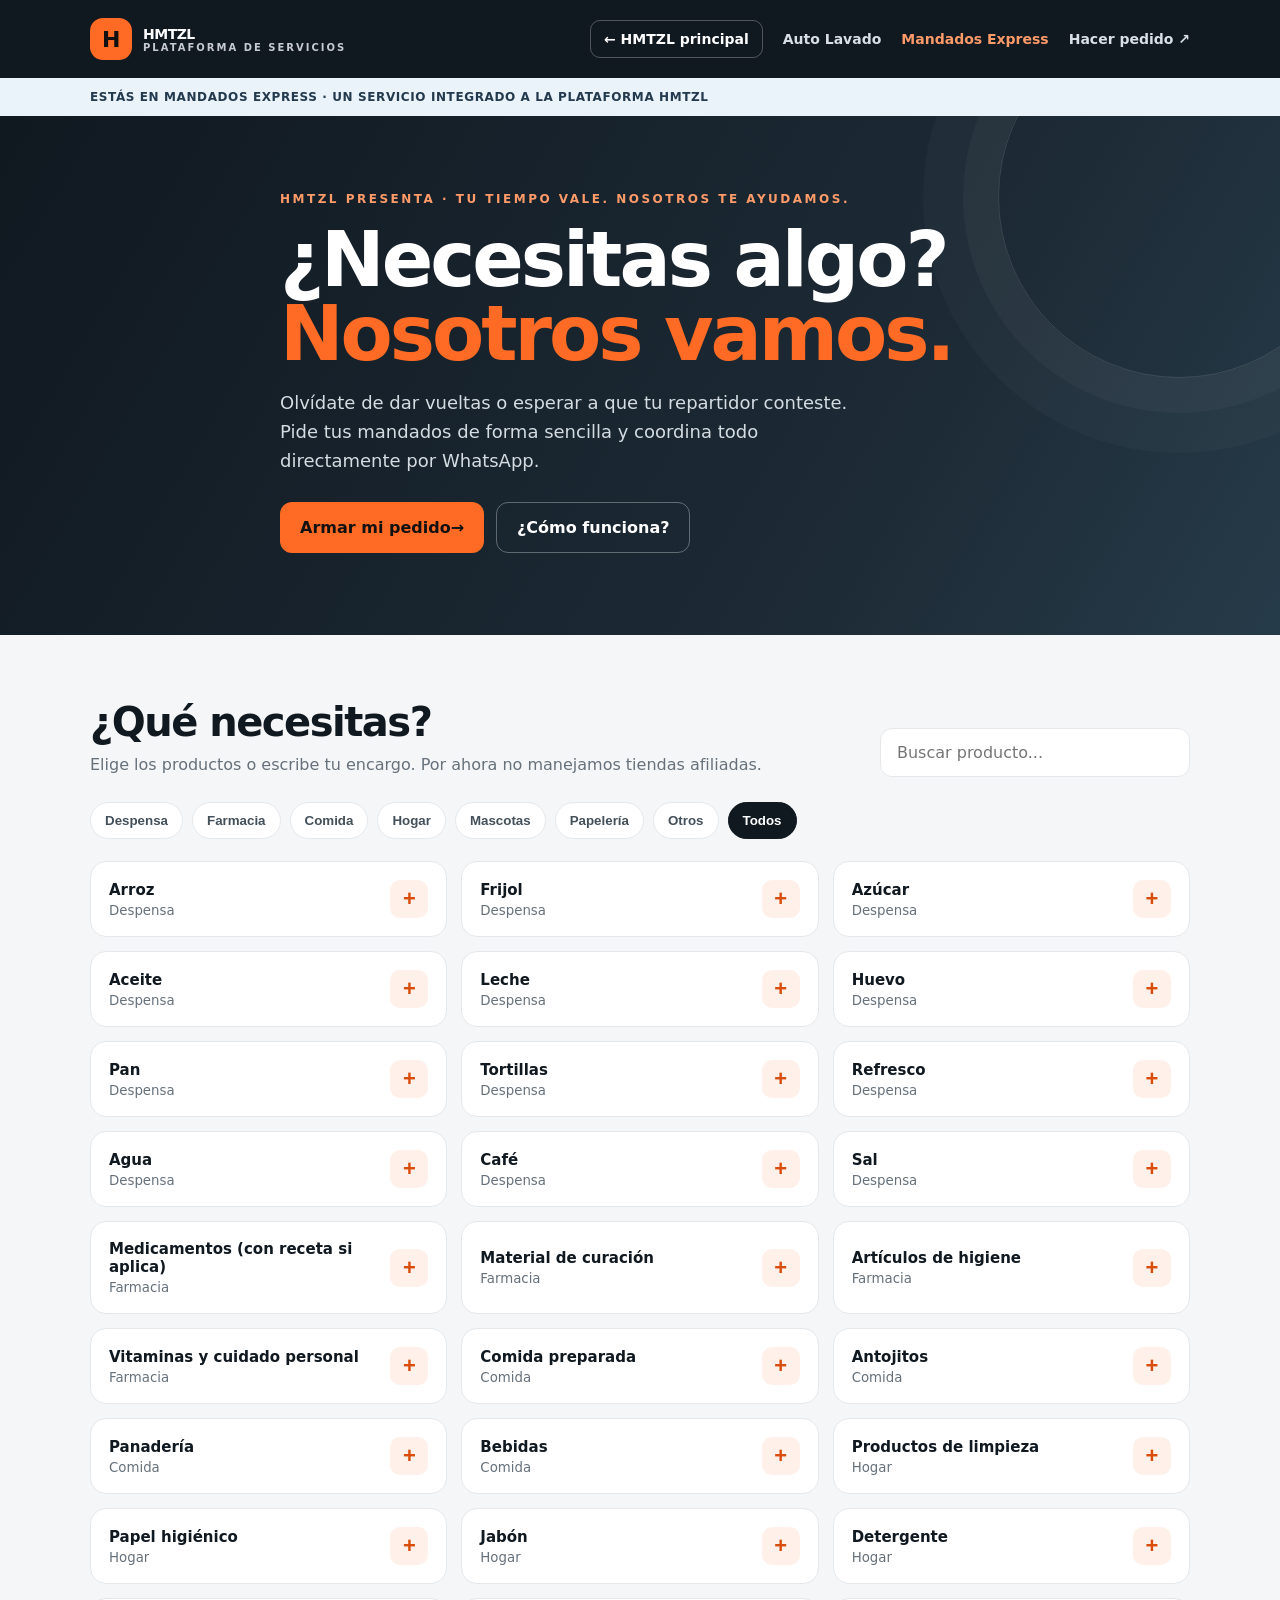
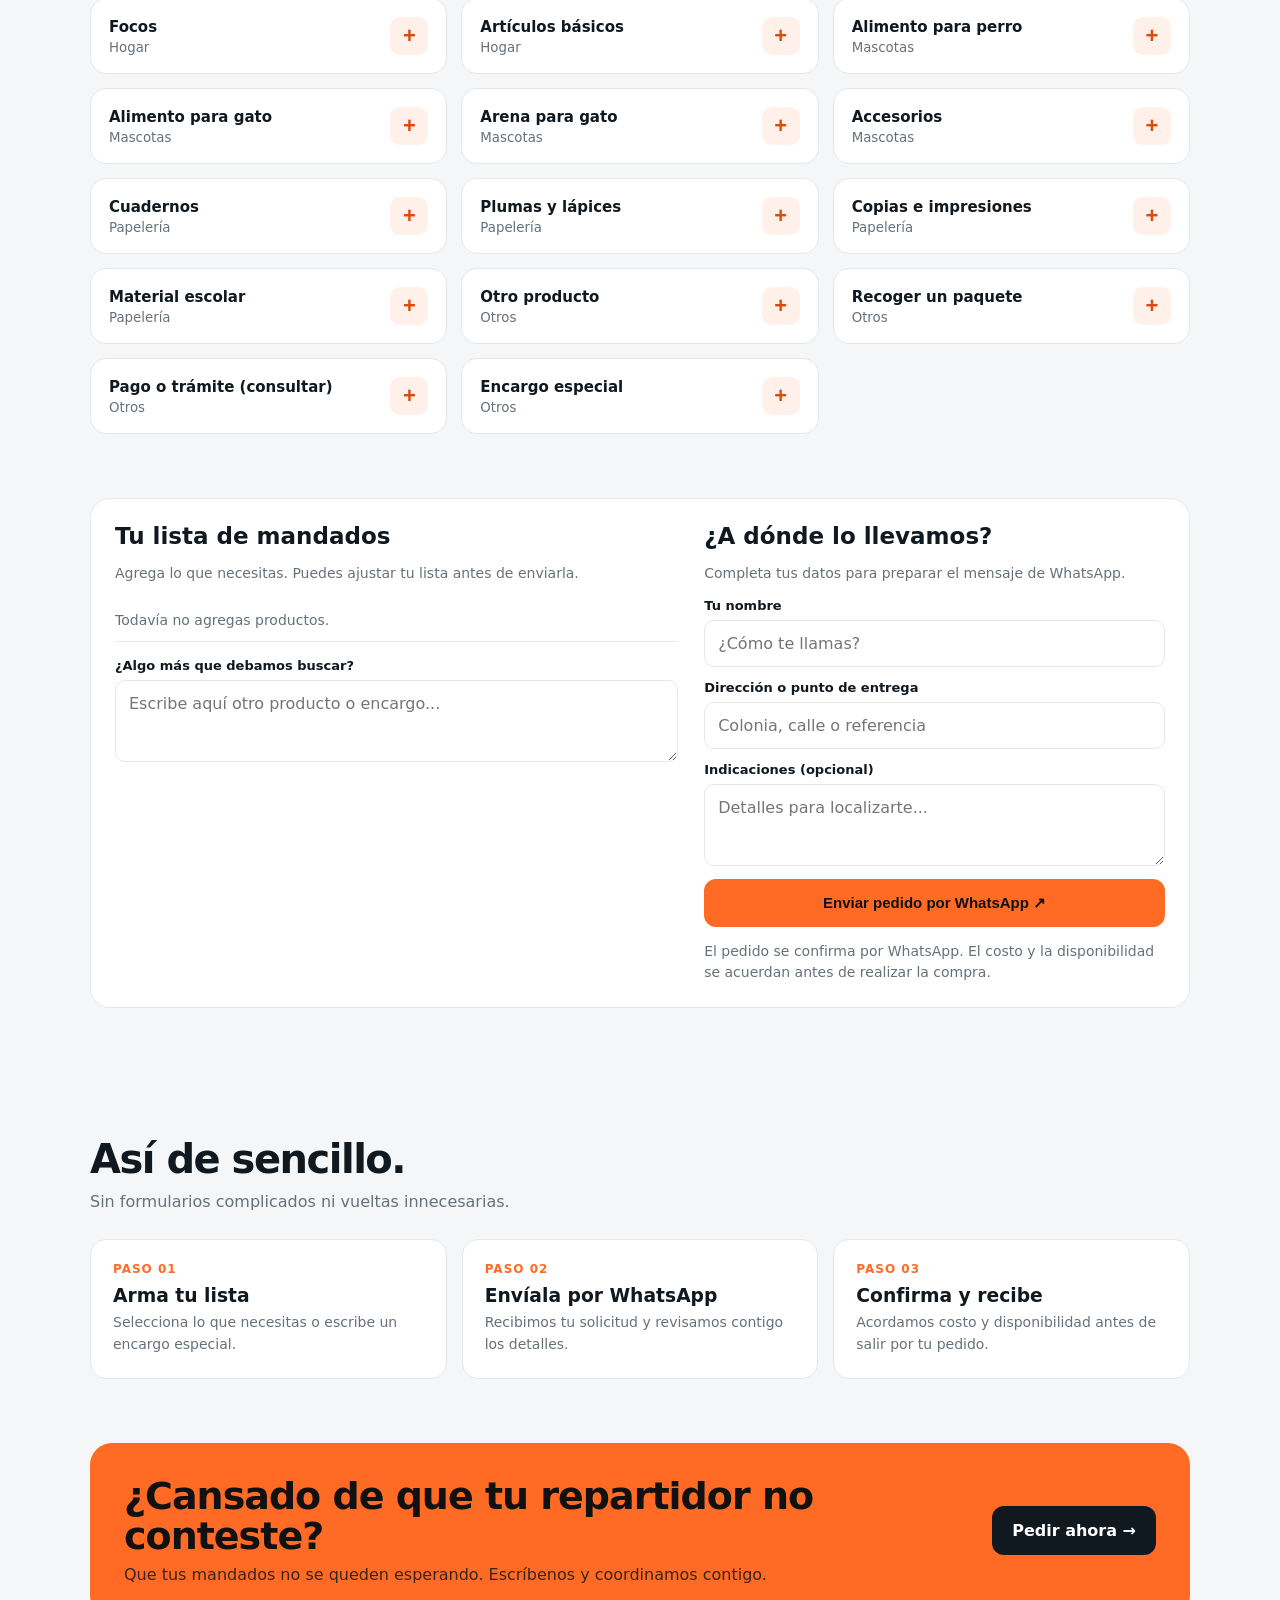
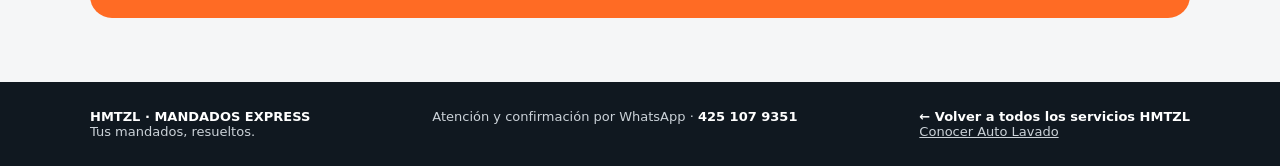
<file: mandados-express/index.html>
<!doctype html>
<html lang="es">
<head>
<meta charset="utf-8">
<meta name="viewport" content="width=device-width,initial-scale=1">
<meta name="theme-color" content="#101820">
<meta name="referrer" content="strict-origin-when-cross-origin">
<meta http-equiv="Content-Security-Policy" content="default-src 'self'; img-src 'self' data:; style-src 'self' 'unsafe-inline'; font-src 'self'; script-src 'self' 'unsafe-inline'; connect-src 'self'; base-uri 'self'; form-action 'self'">
<meta name="description" content="Mandados Express, servicio de la plataforma HMTZL. Tus compras y encargos, coordinados directamente por WhatsApp.">
<title>Mandados Express | HMTZL</title>
<style>
:root{--ink:#101820;--paper:#f5f6f7;--orange:#ff6b24;--muted:#66717b;--line:#e5e8eb;--white:#fff}
*{box-sizing:border-box}html{scroll-behavior:smooth}body{margin:0;background:var(--paper);color:var(--ink);font-family:Inter,ui-sans-serif,system-ui,-apple-system,"Segoe UI",sans-serif}
a{color:inherit}.wrap{width:min(1100px,92%);margin:auto}
header{background:var(--ink);color:white;padding:18px 0}.nav{display:flex;justify-content:space-between;align-items:center;gap:18px}.brand{display:flex;align-items:center;gap:11px;font-weight:900;letter-spacing:-.5px}.mark{display:grid;place-items:center;width:42px;height:42px;border-radius:13px;background:var(--orange);color:#111;font-size:22px}.brand small{display:block;color:#c5cbd0;font-size:10px;letter-spacing:2px;font-weight:700}.nav a{font-size:14px;text-decoration:none;font-weight:800}.brand-link{text-decoration:none}.nav-links{display:flex;align-items:center;gap:20px}.nav-links a{color:#d8e0e6}.nav-links a.current{color:#ff9a69}.nav-links .main-link{color:#fff;border:1px solid #ffffff45;padding:10px 13px;border-radius:10px}.platform-note{background:#eaf2fa;color:#23394d;padding:12px 0;font-size:12px;font-weight:800;letter-spacing:.6px}.platform-note a{color:#135da8;text-decoration:none}
.hero{background:linear-gradient(120deg,#101820 0%,#1d2b36 70%,#263b49 100%);color:white;padding:76px 0 82px;overflow:hidden;position:relative}.hero:after{content:"";position:absolute;width:360px;height:360px;border:1px solid #ffffff20;border-radius:50%;right:-80px;top:-100px;box-shadow:0 0 0 35px #ffffff08,0 0 0 75px #ffffff06}.hero-inner{position:relative;z-index:1;max-width:720px}.eyebrow{color:#ff9a69;font-size:12px;font-weight:900;letter-spacing:2.5px;text-transform:uppercase}.hero h1{font-size:clamp(42px,7vw,76px);line-height:.98;letter-spacing:-3px;margin:17px 0}.hero h1 span{color:var(--orange)}.hero p{font-size:18px;line-height:1.6;color:#d4dce1;max-width:570px;margin:0 0 27px}.actions{display:flex;flex-wrap:wrap;gap:12px}.btn{display:inline-flex;align-items:center;justify-content:center;border:0;border-radius:12px;padding:15px 20px;font-weight:900;text-decoration:none;cursor:pointer}.primary{background:var(--orange);color:#111}.secondary{border:1px solid #ffffff50;color:white}.section{padding:64px 0}.section-head{display:flex;justify-content:space-between;align-items:end;gap:20px;margin-bottom:25px}.section h2{font-size:clamp(28px,4vw,40px);letter-spacing:-1.5px;margin:0 0 8px}.section-head p{color:var(--muted);margin:0;line-height:1.5}.search{width:min(310px,100%);padding:14px 16px;border:1px solid var(--line);border-radius:12px;background:white;font:inherit;outline:none}.search:focus,input:focus,textarea:focus{border-color:var(--orange);box-shadow:0 0 0 3px #ff6b2420}
.categories{display:flex;gap:9px;flex-wrap:wrap;margin:0 0 22px}.chip{border:1px solid var(--line);background:white;padding:10px 14px;border-radius:99px;font-weight:800;color:#43505a;cursor:pointer}.chip.active{background:var(--ink);color:white;border-color:var(--ink)}
.catalog{display:grid;grid-template-columns:repeat(3,1fr);gap:14px}.item{background:white;border:1px solid var(--line);border-radius:16px;padding:18px;display:flex;align-items:center;justify-content:space-between;gap:12px}.item strong{display:block;font-size:15px}.item small{color:var(--muted);display:block;margin-top:4px}.add{flex:none;border:0;background:#fff0e9;color:#d94e0c;border-radius:10px;width:38px;height:38px;font-size:22px;font-weight:900;cursor:pointer}.empty{grid-column:1/-1;text-align:center;padding:35px;color:var(--muted);background:white;border-radius:16px}
.order{background:white;border:1px solid var(--line);border-radius:20px;padding:24px;display:grid;grid-template-columns:1.1fr .9fr;gap:26px}.order h3{font-size:23px;margin:0 0 8px}.muted{color:var(--muted);font-size:14px;line-height:1.5}.order-list{margin:16px 0;padding:0;list-style:none}.order-list li{display:flex;justify-content:space-between;gap:12px;padding:10px 0;border-bottom:1px solid var(--line);font-size:14px}.remove{border:0;background:none;color:#b44320;font-weight:800;cursor:pointer}.field{display:grid;gap:7px;margin-bottom:13px}.field label{font-size:13px;font-weight:800}.field input,.field textarea{width:100%;padding:13px;border:1px solid var(--line);border-radius:10px;font:inherit;background:#fff}.field textarea{min-height:82px;resize:vertical}.send{width:100%;font-size:15px}.how{display:grid;grid-template-columns:repeat(3,1fr);gap:15px}.step{background:white;border:1px solid var(--line);border-radius:16px;padding:22px}.num{font-size:12px;font-weight:900;color:var(--orange);letter-spacing:1px}.step h3{margin:9px 0 6px}.step p{margin:0;color:var(--muted);font-size:14px;line-height:1.55}
.ad{background:#ff6b24;border-radius:22px;padding:34px;color:#111;display:flex;align-items:center;justify-content:space-between;gap:22px}.ad h2{font-size:clamp(26px,4vw,38px);line-height:1.05;letter-spacing:-1px;margin:0 0 9px}.ad p{margin:0;color:#3b2419}.ad .btn{background:#101820;color:white;white-space:nowrap}
footer{background:var(--ink);color:#cbd2d8;padding:27px 0;font-size:13px}.foot{display:flex;justify-content:space-between;gap:15px;flex-wrap:wrap}.foot strong{color:white}
@media(max-width:760px){.nav{flex-wrap:wrap}.nav-links{width:100%;justify-content:space-between;gap:8px;flex-wrap:wrap}.nav-links a{font-size:12px}.nav-links .main-link{padding:8px 10px}.hero{padding:58px 0}.section{padding:48px 0}.section-head{align-items:stretch;flex-direction:column}.search{width:100%}.catalog{grid-template-columns:repeat(2,1fr)}.order{grid-template-columns:1fr}.how{grid-template-columns:1fr}.ad{align-items:flex-start;flex-direction:column}}
@media(max-width:430px){.catalog{grid-template-columns:1fr}.hero h1{letter-spacing:-2px}.nav>a{font-size:12px}}
</style>
</head>
<body>
<header><div class="wrap nav"><a class="brand brand-link" href="../index.html" aria-label="Volver a HMTZL"><span class="mark">H</span><span>HMTZL<small>PLATAFORMA DE SERVICIOS</small></span></a><nav class="nav-links" aria-label="Navegación HMTZL"><a class="main-link" href="../index.html">← HMTZL principal</a><a href="../index.html#paquetes">Auto Lavado</a><a class="current" href="#catalogo" aria-current="page">Mandados Express</a><a href="#pedido">Hacer pedido ↗</a></nav></div></header><div class="platform-note"><div class="wrap">ESTÁS EN MANDADOS EXPRESS · UN SERVICIO INTEGRADO A LA PLATAFORMA HMTZL</div></div>
<main>
<section class="hero"><div class="wrap hero-inner"><div class="eyebrow">HMTZL presenta · Tu tiempo vale. Nosotros te ayudamos.</div><h1>¿Necesitas algo?<br><span>Nosotros vamos.</span></h1><p>Olvídate de dar vueltas o esperar a que tu repartidor conteste. Pide tus mandados de forma sencilla y coordina todo directamente por WhatsApp.</p><div class="actions"><a class="btn primary" href="#pedido">Armar mi pedido <span aria-hidden="true">→</span></a><a class="btn secondary" href="#como-funciona">¿Cómo funciona?</a></div></div></section>
<section class="section" id="catalogo"><div class="wrap"><div class="section-head"><div><h2>¿Qué necesitas?</h2><p>Elige los productos o escribe tu encargo. Por ahora no manejamos tiendas afiliadas.</p></div><input class="search" id="search" type="search" placeholder="Buscar producto..." aria-label="Buscar producto"></div><div class="categories" id="categories"></div><div class="catalog" id="catalog"></div></div></section>
<section class="section" id="pedido" style="padding-top:0"><div class="wrap"><div class="order"><div><h3>Tu lista de mandados</h3><p class="muted">Agrega lo que necesitas. Puedes ajustar tu lista antes de enviarla.</p><ul class="order-list" id="orderList"><li class="muted">Todavía no agregas productos.</li></ul><div class="field"><label for="extra">¿Algo más que debamos buscar?</label><textarea id="extra" placeholder="Escribe aquí otro producto o encargo..."></textarea></div></div><div><h3>¿A dónde lo llevamos?</h3><p class="muted">Completa tus datos para preparar el mensaje de WhatsApp.</p><div class="field"><label for="name">Tu nombre</label><input id="name" autocomplete="name" placeholder="¿Cómo te llamas?"></div><div class="field"><label for="address">Dirección o punto de entrega</label><input id="address" autocomplete="street-address" placeholder="Colonia, calle o referencia"></div><div class="field"><label for="notes">Indicaciones (opcional)</label><textarea id="notes" placeholder="Detalles para localizarte..."></textarea></div><button class="btn primary send" id="send">Enviar pedido por WhatsApp ↗</button><p class="muted" style="margin-bottom:0">El pedido se confirma por WhatsApp. El costo y la disponibilidad se acuerdan antes de realizar la compra.</p></div></div></div></section>
<section class="section" id="como-funciona"><div class="wrap"><div class="section-head"><div><h2>Así de sencillo.</h2><p>Sin formularios complicados ni vueltas innecesarias.</p></div></div><div class="how"><article class="step"><div class="num">PASO 01</div><h3>Arma tu lista</h3><p>Selecciona lo que necesitas o escribe un encargo especial.</p></article><article class="step"><div class="num">PASO 02</div><h3>Envíala por WhatsApp</h3><p>Recibimos tu solicitud y revisamos contigo los detalles.</p></article><article class="step"><div class="num">PASO 03</div><h3>Confirma y recibe</h3><p>Acordamos costo y disponibilidad antes de salir por tu pedido.</p></article></div></div></section>
<section class="section" style="padding-top:0"><div class="wrap"><div class="ad"><div><h2>¿Cansado de que tu repartidor no conteste?</h2><p>Que tus mandados no se queden esperando. Escríbenos y coordinamos contigo.</p></div><a class="btn" href="#pedido">Pedir ahora →</a></div></div></section>
</main>
<footer><div class="wrap foot"><div><strong>HMTZL · MANDADOS EXPRESS</strong><br>Tus mandados, resueltos.</div><div>Atención y confirmación por WhatsApp · <strong>425 107 9351</strong></div><div><a href="../index.html" style="color:#fff;font-weight:800;text-decoration:none">← Volver a todos los servicios HMTZL</a><br><a href="../index.html#paquetes" style="color:#cbd2d8">Conocer Auto Lavado</a></div></div></footer>
<script>
"use strict";
const PHONE="524251079351";
const groups={
"Todos":["Despensa","Farmacia","Comida","Hogar","Mascotas","Papelería","Otros"],
"Despensa":["Arroz","Frijol","Azúcar","Aceite","Leche","Huevo","Pan","Tortillas","Refresco","Agua","Café","Sal"],
"Farmacia":["Medicamentos (con receta si aplica)","Material de curación","Artículos de higiene","Vitaminas y cuidado personal"],
"Comida":["Comida preparada","Antojitos","Panadería","Bebidas"],
"Hogar":["Productos de limpieza","Papel higiénico","Jabón","Detergente","Focos","Artículos básicos"],
"Mascotas":["Alimento para perro","Alimento para gato","Arena para gato","Accesorios"],
"Papelería":["Cuadernos","Plumas y lápices","Copias e impresiones","Material escolar"],
"Otros":["Otro producto","Recoger un paquete","Pago o trámite (consultar)","Encargo especial"]
};
let active="Todos",selected=[];
const $=id=>document.getElementById(id);
const catalog=$("catalog"),categories=$("categories"),search=$("search"),orderList=$("orderList");
function clean(value,max){return String(value||"").replace(/[<>]/g,"").replace(/[\u0000-\u001F\u007F]/g," ").replace(/\s+/g," ").trim().slice(0,max);}
function el(tag,cls,text){const n=document.createElement(tag);if(cls)n.className=cls;if(text!==undefined)n.textContent=text;return n;}
function renderCategories(){
 categories.replaceChildren();
 [...groups.Todos,"Todos"].forEach(cat=>{const b=el("button","chip"+(active===cat?" active":""),cat);b.type="button";b.dataset.cat=cat;b.addEventListener("click",()=>{active=cat;renderCategories();renderCatalog();});categories.appendChild(b);});
}
function renderCatalog(){
 const q=clean(search.value,60).toLocaleLowerCase("es"),entries=[];
 Object.entries(groups).forEach(([cat,items])=>{if(cat==="Todos"||(active!=="Todos"&&cat!==active))return;items.forEach(name=>{if(name.toLocaleLowerCase("es").includes(q))entries.push({cat,name});});});
 catalog.replaceChildren();
 if(!entries.length){catalog.appendChild(el("div","empty","No encontramos ese producto. Puedes escribirlo en “¿Algo más que debamos buscar?”."));return;}
 entries.forEach(item=>{const card=el("article","item"),info=el("div"),strong=el("strong","",item.name),small=el("small","",item.cat),add=el("button","add","+");info.append(strong,small);add.type="button";add.setAttribute("aria-label","Agregar "+item.name);add.addEventListener("click",()=>{if(selected.length>=30){alert("Puedes agregar hasta 30 productos por pedido.");return;}selected.push(item.name);renderOrder();});card.append(info,add);catalog.appendChild(card);});
}
function renderOrder(){
 orderList.replaceChildren();
 if(!selected.length){orderList.appendChild(el("li","muted","Todavía no agregas productos."));return;}
 selected.forEach((name,index)=>{const li=el("li"),label=el("span","",name),remove=el("button","remove","Quitar");remove.type="button";remove.addEventListener("click",()=>{selected.splice(index,1);renderOrder();});li.append(label,remove);orderList.appendChild(li);});
}
search.addEventListener("input",()=>{const value=clean(search.value,60);if(search.value!==value)search.value=value;renderCatalog();});
$("send").addEventListener("click",()=>{
 const name=clean($("name").value,60),address=clean($("address").value,180),extra=clean($("extra").value,300),notes=clean($("notes").value,300);
 $("name").value=name;$("address").value=address;$("extra").value=extra;$("notes").value=notes;
 if(!name||!address){alert("Escribe tu nombre y la dirección o punto de entrega.");return;}
 if(!selected.length&&!extra){alert("Agrega al menos un producto o encargo.");return;}
 const lines=["Hola, quiero solicitar un mandado con Mandados Express.","","Nombre: "+name,"Entrega: "+address,"","Mi lista:",...(selected.length?selected.map((x,i)=>(i+1)+". "+x):["Sin productos seleccionados"]),...(extra?["","Otro encargo: "+extra]:[]),...(notes?["","Indicaciones: "+notes]:[]),"","Por favor confirmen disponibilidad y costo antes de realizar la compra."];
 const url="https://wa.me/"+PHONE+"?text="+encodeURIComponent(lines.join("\n"));
 window.open(url,"_blank","noopener,noreferrer");
});
renderCategories();renderCatalog();renderOrder();
</script>
</body>
</html>
</file>
